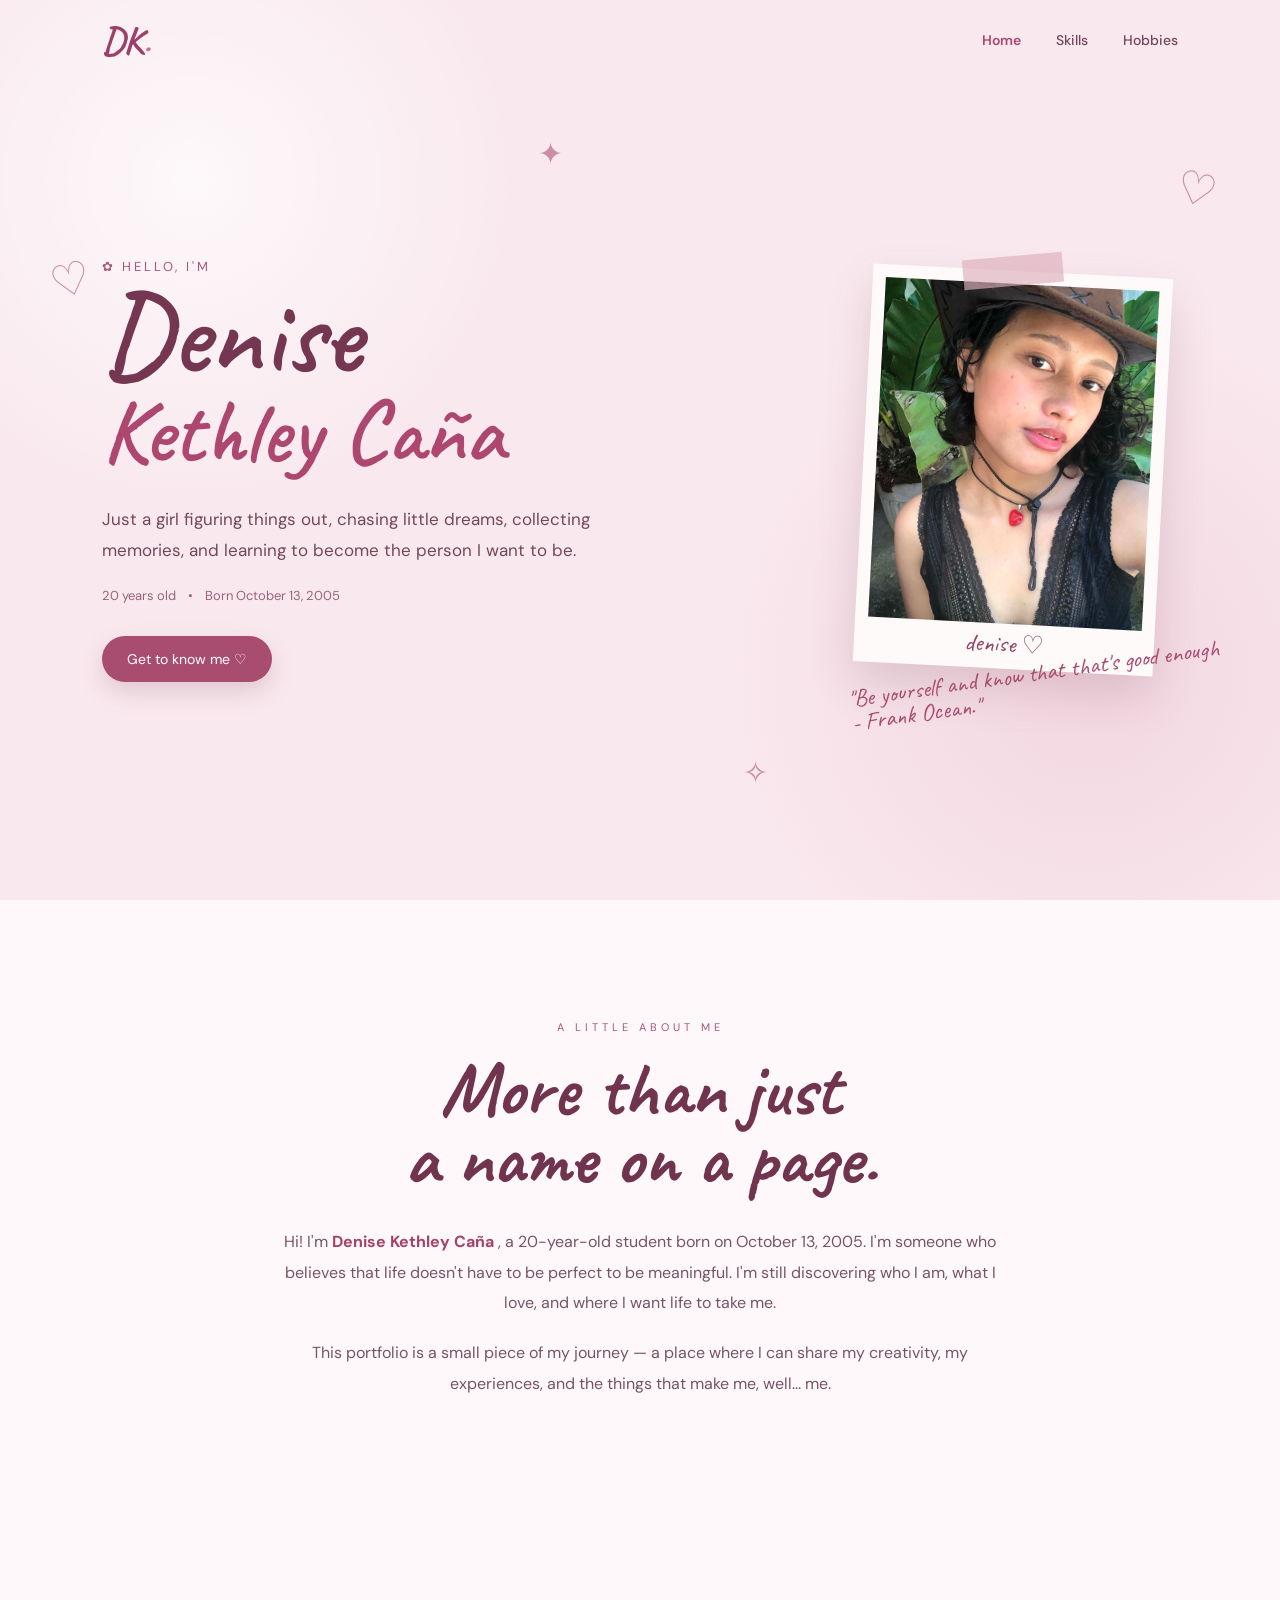
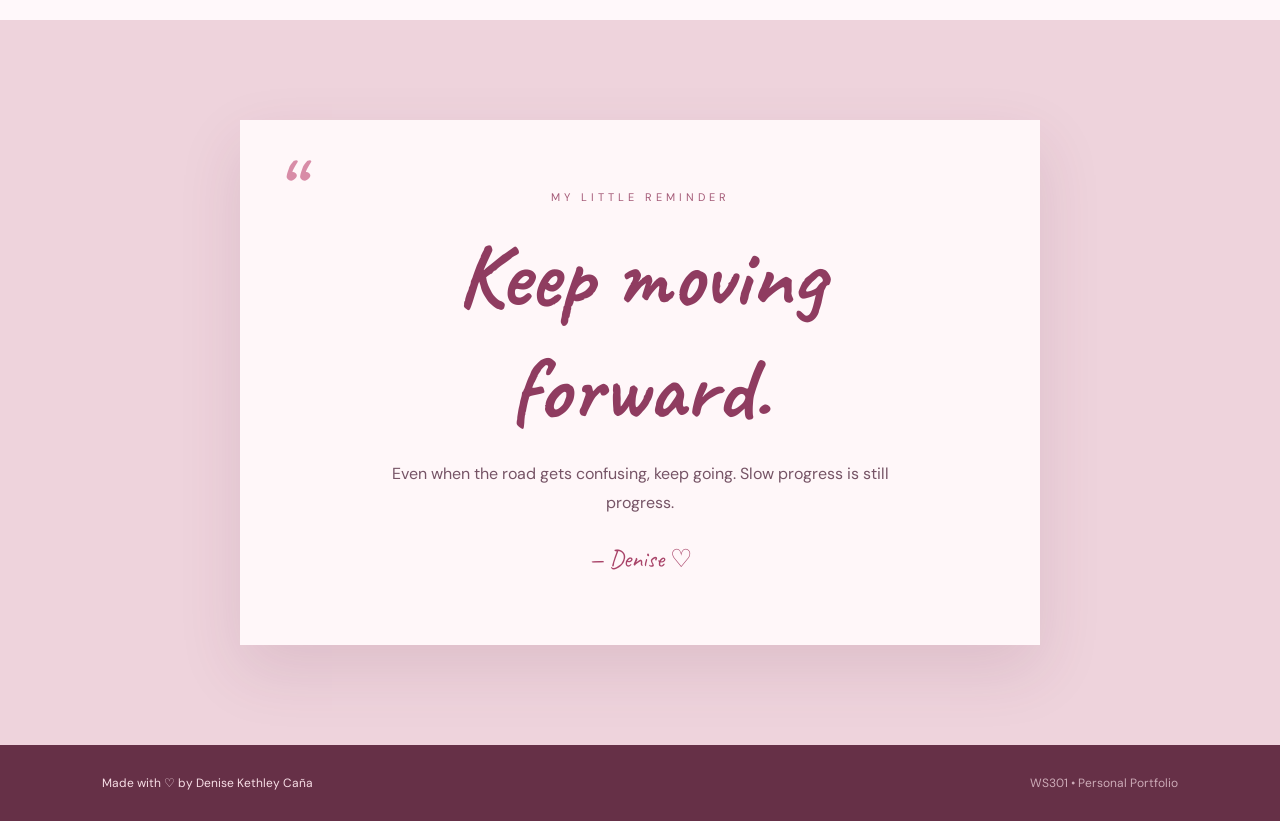
<file: index.html>
<!DOCTYPE html>
<html lang="en">
<head>
    <meta charset="UTF-8">
    <meta name="viewport" content="width=device-width, initial-scale=1.0">

    <title>Denise Kethley Caña | WS301 Portfolio</title>

    
    <link rel="preconnect" href="https://fonts.googleapis.com">
    <link rel="preconnect" href="https://fonts.gstatic.com" crossorigin>

    <link href="https://fonts.googleapis.com/css2?family=Caveat:wght@400;500;600;700&family=DM+Sans:wght@400;500;600&display=swap" rel="stylesheet">

    <link rel="stylesheet" href="style.css">
</head>

<body>

    
    <div class="heart heart-one">♡</div>
    <div class="heart heart-two">♡</div>
    <div class="star star-one">✦</div>
    <div class="star star-two">✧</div>



    <nav class="navbar">

        <div class="logo">
            DK<span>.</span>
        </div>

        <div class="nav-links">

            <a href="index.html" class="active">
                Home
            </a>

            <a href="page2.html">
                Skills
            </a>

            <a href="page3.html">
                Hobbies
            </a>

        </div>

    </nav>


    <main id="home" class="hero">

        <section class="hero-content">

            <div class="intro-text">

                <p class="small-heading">
                    ✿ HELLO, I'M
                </p>

                <h1>
                    Denise<br>
                    <span>Kethley Caña</span>
                </h1>

                <p class="intro">
                    Just a girl figuring things out,
                    chasing little dreams, collecting
                    memories, and learning to become
                    the person I want to be.
                </p>

                <div class="details">

                    <span>
                        20 years old
                    </span>

                    <span>
                        •
                    </span>

                    <span>
                        Born October 13, 2005
                    </span>

                </div>

                <a href="#about" class="explore-btn">
                    Get to know me ♡
                </a>

            </div>



            <div class="profile-area">

                <div class="tape"></div>

                <div class="photo-frame">

                    <img
                        src="me.jpeg"
                        alt="Denise Kethley Caña"
                    >

                    <div class="photo-caption">
                        denise ♡
                    </div>

                </div>

                <p class="photo-note">
                    "Be yourself and know that that's good enough
                    - Frank Ocean."
                </p>

            </div>

        </section>

    </main>


    <section id="about" class="about-section">

        <p class="section-label">
            A LITTLE ABOUT ME
        </p>

        <h2>
            More than just<br>
            a name on a page.
        </h2>

        <p class="about-text">

            Hi! I'm
            <strong>
                Denise Kethley Caña
            </strong>,
            a 20-year-old student born on
            October 13, 2005.

            I'm someone who believes that life
            doesn't have to be perfect to be meaningful.
            I'm still discovering who I am, what I love,
            and where I want life to take me.

        </p>

        <p class="about-text">

            This portfolio is a small piece of my journey —
            a place where I can share my creativity,
            my experiences, and the things that make me,
            well... me.

        </p>

    </section>


    <section id="motto" class="motto-section">

        <div class="motto-card">

            <span class="quote-mark">
                “
            </span>

            <p class="motto-label">
                MY LITTLE REMINDER
            </p>

            <h2>
                Keep moving forward.
            </h2>

            <p>
                Even when the road gets confusing,
                keep going. Slow progress is still progress.
            </p>

            <span class="signature">
                — Denise ♡
            </span>

        </div>

    </section>


    
    <footer>

        <p>
            Made with ♡ by Denise Kethley Caña
        </p>

        <span>
            WS301 • Personal Portfolio
        </span>

    </footer>


</body>
</html>
</file>
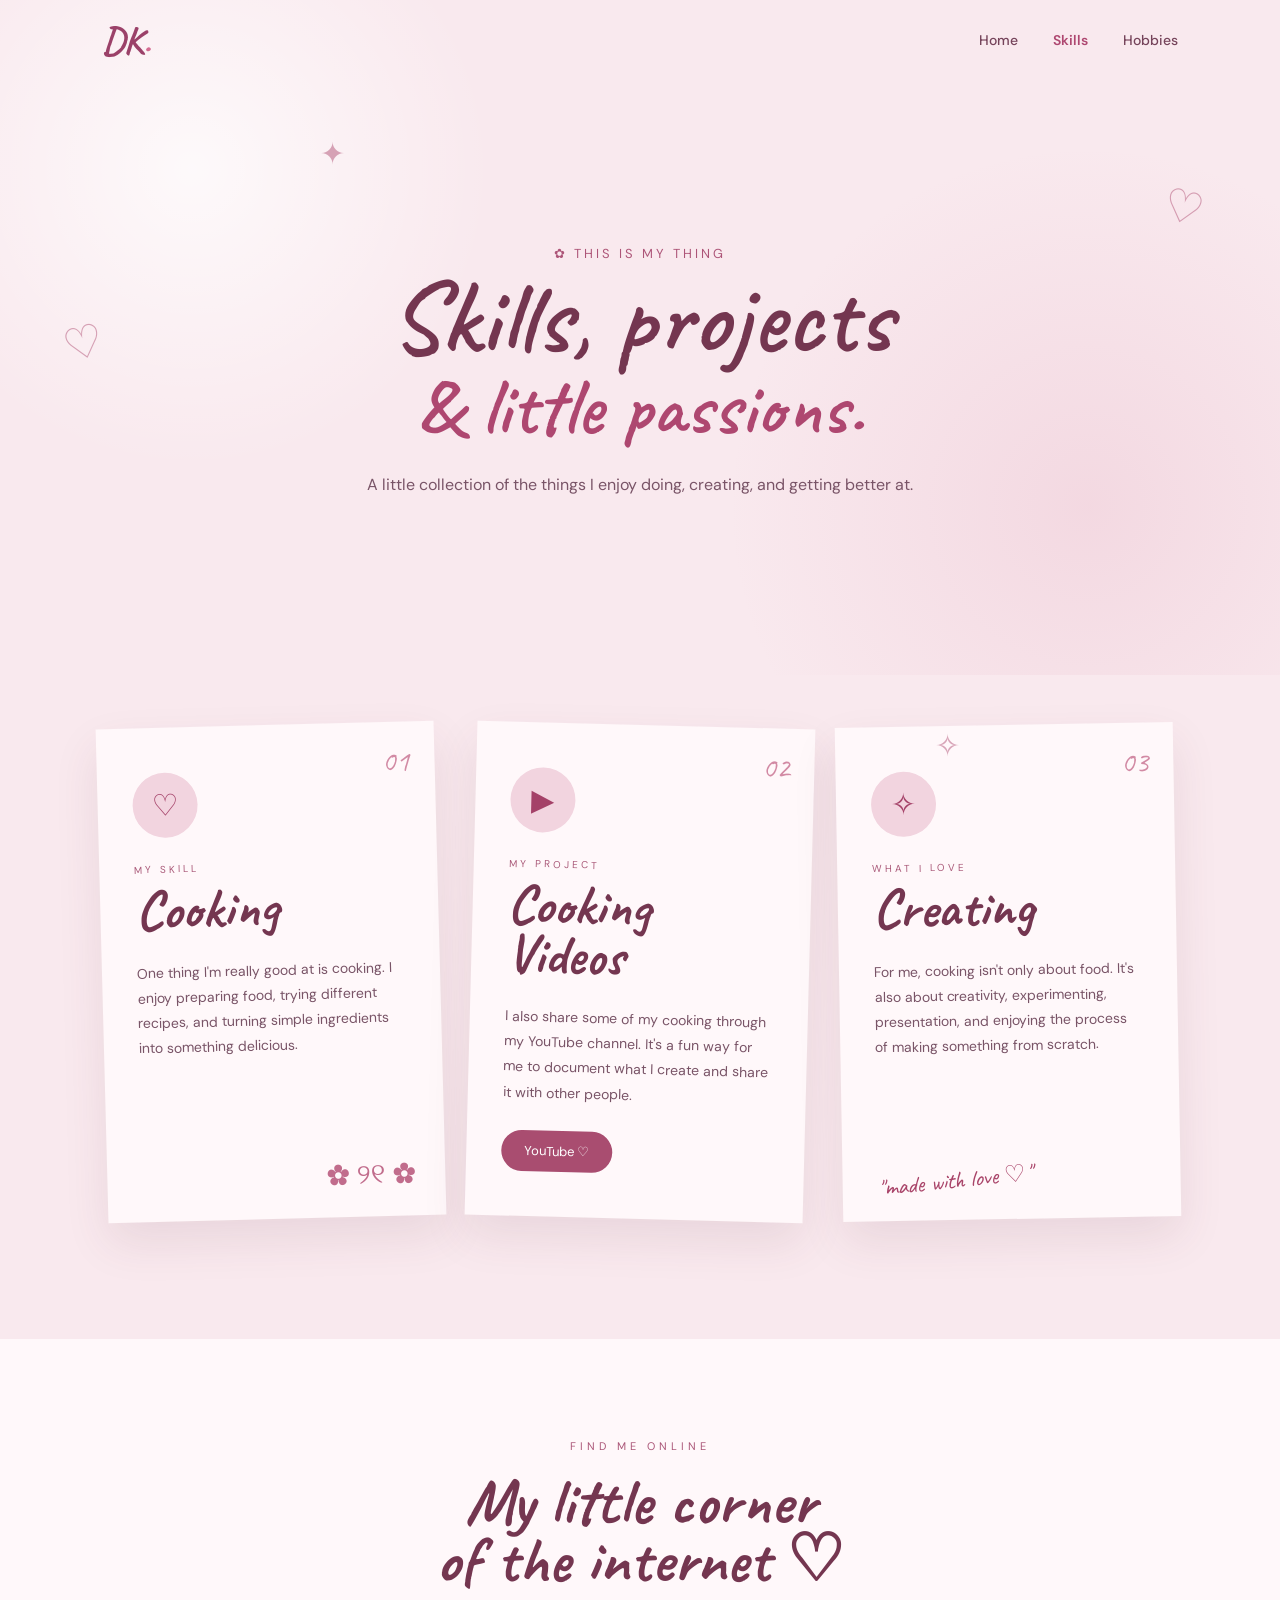
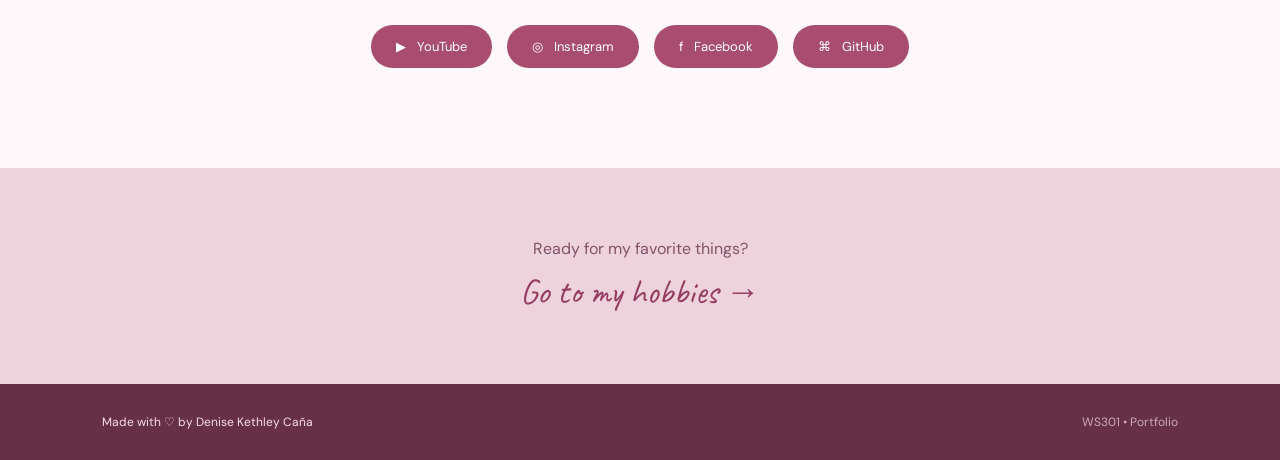
<file: page2.html>
<!DOCTYPE html>
<html lang="en">
<head>
    <meta charset="UTF-8">
    <meta name="viewport" content="width=device-width, initial-scale=1.0">

    <title>Denise | Skills & Projects</title>

    
    <link rel="preconnect" href="https://fonts.googleapis.com">
    <link rel="preconnect" href="https://fonts.gstatic.com" crossorigin>

    <link href="https://fonts.googleapis.com/css2?family=Caveat:wght@400;500;600;700&family=DM+Sans:wght@400;500;600&display=swap" rel="stylesheet">

    <link rel="stylesheet" href="style.css">
</head>

<body>

    
    <div class="floating-heart heart-one">♡</div>
    <div class="floating-heart heart-two">♡</div>
    <div class="floating-star star-one">✦</div>
    <div class="floating-star star-two">✧</div>

    
    <nav class="navbar">

        <div class="logo">
            DK<span>.</span>
        </div>

        <div class="nav-links">
            <a href="index.html">Home</a>
            <a href="page2.html" class="active">Skills</a>
            <a href="page3.html">Hobbies</a>
        </div>

    </nav>


    <!-- PAGE HEADER -->
    <header class="page-header">

        <p class="small-heading">✿ THIS IS MY THING</p>

        <h1>
            Skills, projects<br>
            <span>& little passions.</span>
        </h1>

        <p class="header-description">
            A little collection of the things I enjoy doing,
            creating, and getting better at.
        </p>

    </header>


    
    <main class="cards-container">

        
        <article class="skill-card cooking-card">

            <div class="card-number">
                01
            </div>

            <div class="card-icon">
                ♡
            </div>

            <p class="card-label">
                MY SKILL
            </p>

            <h2>
                Cooking
            </h2>

            <p class="card-description">
                One thing I'm really good at is cooking.
                I enjoy preparing food, trying different
                recipes, and turning simple ingredients into
                something delicious.
            </p>

            <div class="doodle">
                ✿ ୨୧ ✿
            </div>

        </article>


        
        <article class="skill-card youtube-card">

            <div class="card-number">
                02
            </div>

            <div class="card-icon">
                ▶
            </div>

            <p class="card-label">
                MY PROJECT
            </p>

            <h2>
                Cooking<br>
                Videos
            </h2>

            <p class="card-description">
                I also share some of my cooking through
                my YouTube channel. It's a fun way for me
                to document what I create and share it
                with other people.
            </p>

            
            <a href="https://www.youtube.com/@denays1013" class="social-link" target="_blank">
                YouTube ♡
            </a>

        </article>


        
        <article class="skill-card creative-card">

            <div class="card-number">
                03
            </div>

            <div class="card-icon">
                ✧
            </div>

            <p class="card-label">
                WHAT I LOVE
            </p>

            <h2>
                Creating
            </h2>

            <p class="card-description">
                For me, cooking isn't only about food.
                It's also about creativity, experimenting,
                presentation, and enjoying the process
                of making something from scratch.
            </p>

            <div class="mini-note">
                "made with love ♡"
            </div>

        </article>

    </main>



<section class="social-section">

    <p class="section-label">
        FIND ME ONLINE
    </p>

    <h2>
        My little corner<br>
        of the internet ♡
    </h2>

    <div class="social-links">

        <!-- YouTube -->
        <a href="https://www.youtube.com/@denays1013"
           target="_blank"
           rel="noopener noreferrer">
            <span>▶</span>
            YouTube
        </a>

        <!-- Instagram -->
        <a href="https://www.instagram.com/lil.kettl/"
           target="_blank"
           rel="noopener noreferrer">
            <span>◎</span>
            Instagram
        </a>

        <!-- Facebook -->
        <a href="https://www.facebook.com/denisekethley.cana/"
           target="_blank"
           rel="noopener noreferrer">
            <span>f</span>
            Facebook
        </a>

        <!-- GitHub -->
        <a href="https://github.com/ashsxnne"
           target="_blank"
           rel="noopener noreferrer">
            <span>⌘</span>
            GitHub
        </a>

    </div>

</section>


    
    <section class="next-page">

        <p>
            Ready for my favorite things?
        </p>

        <a href="page3.html">
            Go to my hobbies →
        </a>

    </section>


    
    <footer>

        <p>
            Made with ♡ by Denise Kethley Caña
        </p>

        <span>
            WS301 • Portfolio
        </span>

    </footer>

</body>
</html>
</file>
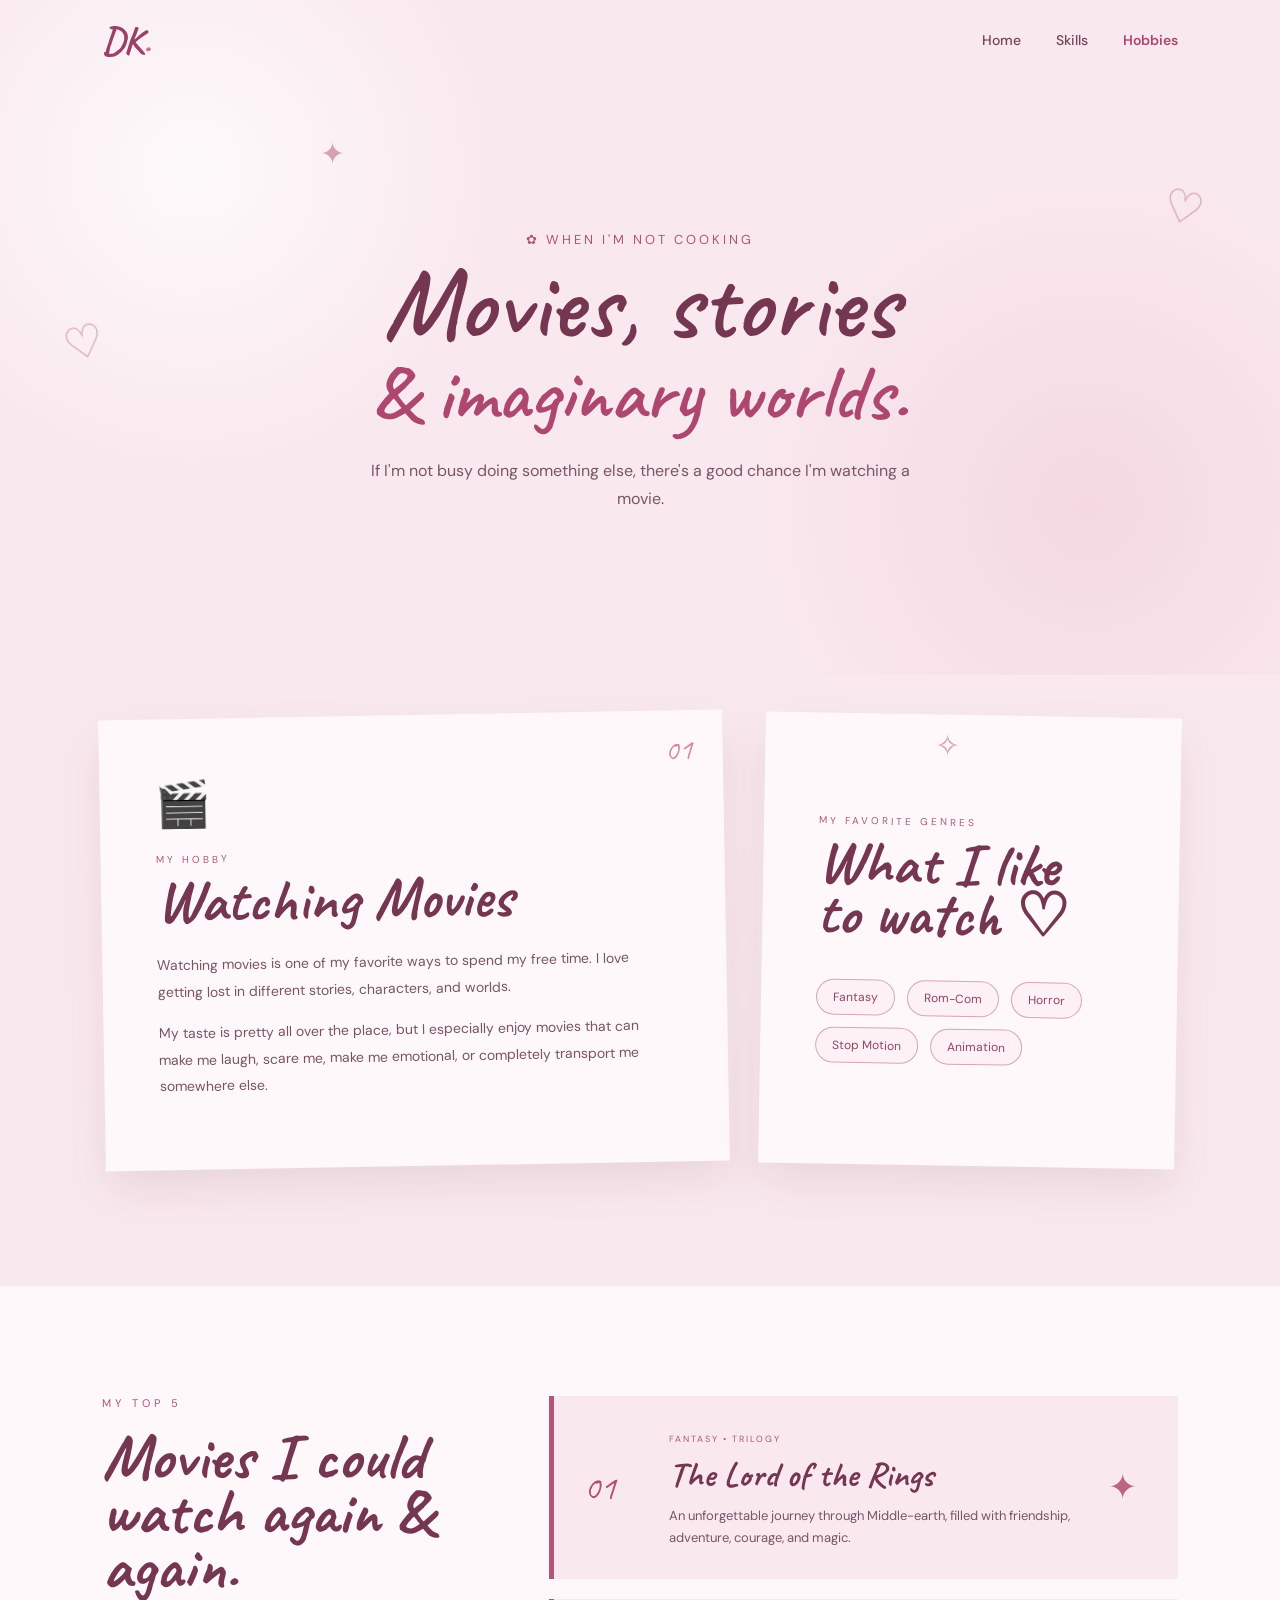
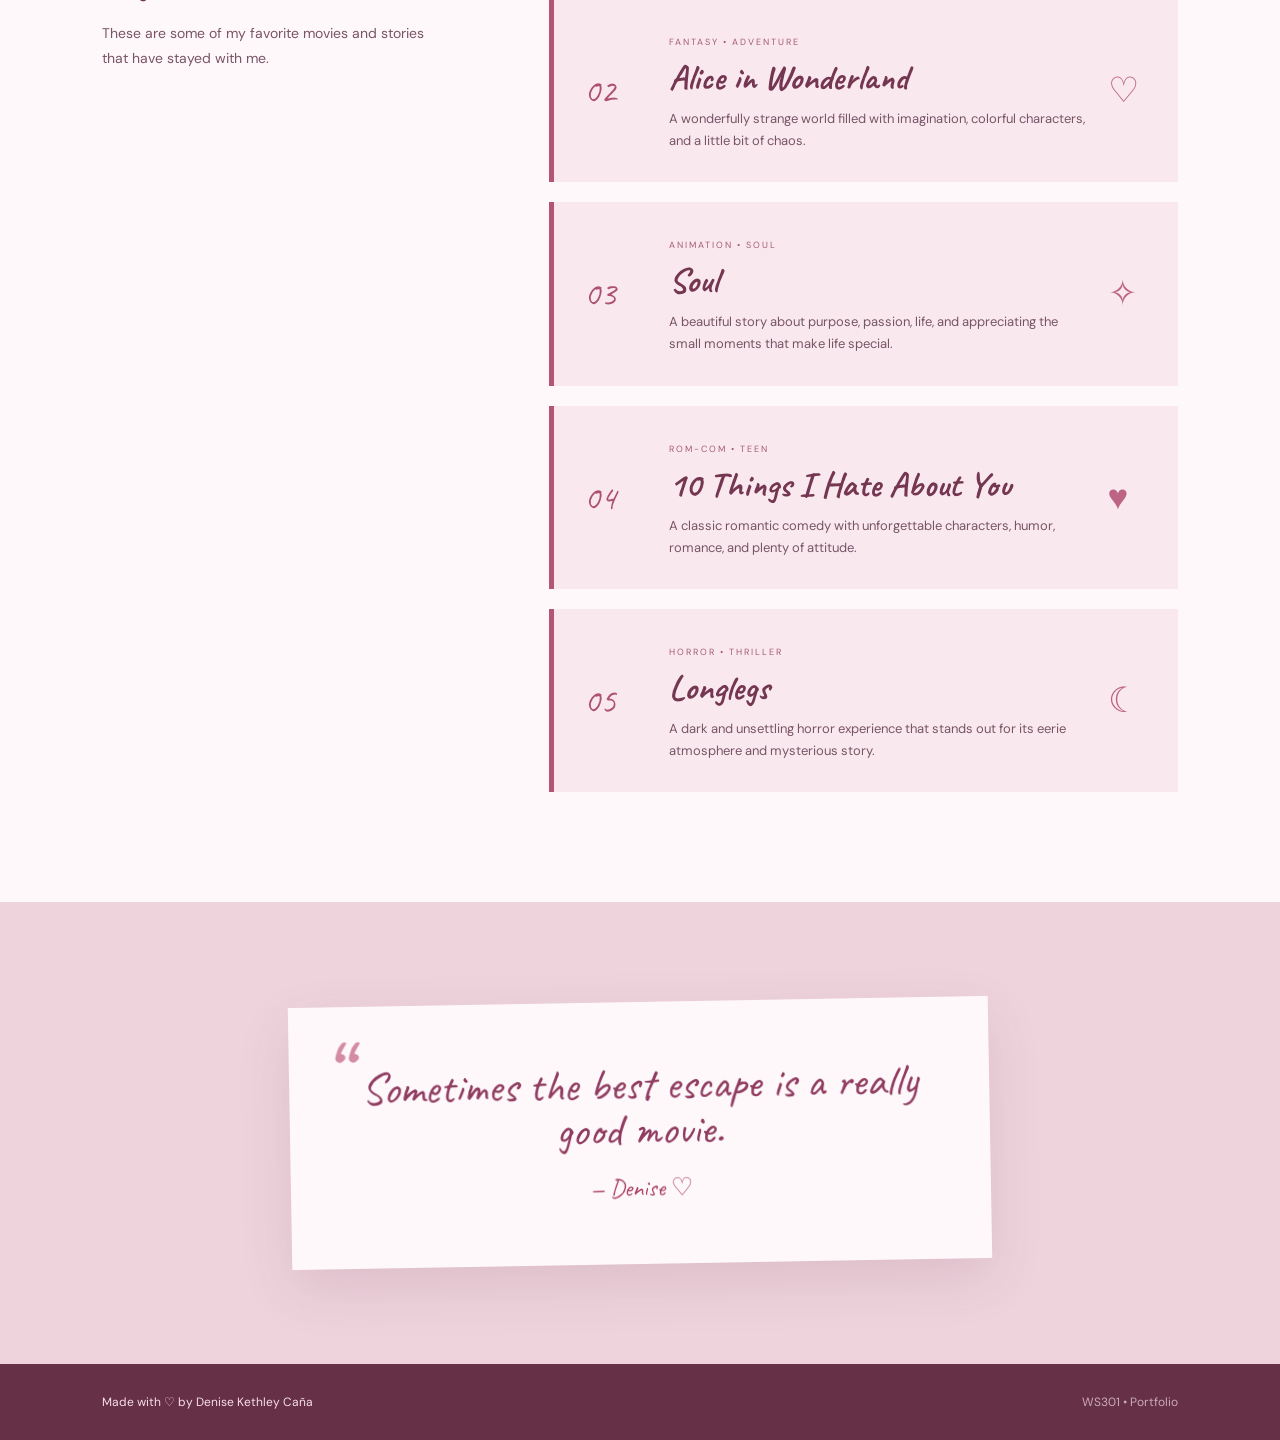
<file: page3.html>
<!DOCTYPE html>
<html lang="en">
<head>

    <meta charset="UTF-8">
    <meta name="viewport" content="width=device-width, initial-scale=1.0">

    <title>Denise | Hobbies & Movies</title>

    
    <link rel="preconnect" href="https://fonts.googleapis.com">
    <link rel="preconnect" href="https://fonts.gstatic.com" crossorigin>

    <link href="https://fonts.googleapis.com/css2?family=Caveat:wght@400;500;600;700&family=DM+Sans:wght@400;500;600&display=swap" rel="stylesheet">

    <link rel="stylesheet" href="style.css">

</head>

<body>

   
    <div class="floating-heart heart-one">♡</div>
    <div class="floating-heart heart-two">♡</div>

    <div class="floating-star star-one">✦</div>
    <div class="floating-star star-two">✧</div>


    <nav class="navbar">

        <div class="logo">
            DK<span>.</span>
        </div>

        <div class="nav-links">

            <a href="index.html">
                Home
            </a>

            <a href="page2.html">
                Skills
            </a>

            <a href="page3.html" class="active">
                Hobbies
            </a>

        </div>

    </nav>


    <!-- HEADER -->

    <header class="page-header movie-header">

        <p class="small-heading">
            ✿ WHEN I'M NOT COOKING
        </p>

        <h1>
            Movies, stories<br>
            <span>& imaginary worlds.</span>
        </h1>

        <p class="header-description">
            If I'm not busy doing something else,
            there's a good chance I'm watching a movie.
        </p>

    </header>


    <!-- MAIN HOBBY -->

    <section class="hobby-intro">

        <div class="hobby-card">

            <div class="hobby-number">
                01
            </div>

            <div class="film-icon">
                🎬
            </div>

            <p class="card-label">
                MY HOBBY
            </p>

            <h2>
                Watching Movies
            </h2>

            <p>
                Watching movies is one of my favorite ways
                to spend my free time. I love getting lost
                in different stories, characters, and worlds.
            </p>

            <p>
                My taste is pretty all over the place,
                but I especially enjoy movies that can make
                me laugh, scare me, make me emotional, or
                completely transport me somewhere else.
            </p>

        </div>


        <!-- GENRES -->

        <div class="genre-card">

            <p class="card-label">
                MY FAVORITE GENRES
            </p>

            <h2>
                What I like<br>
                to watch ♡
            </h2>

            <div class="genres">

                <span>Fantasy</span>

                <span>Rom-Com</span>

                <span>Horror</span>

                <span>Stop Motion</span>

                <span>Animation</span>

            </div>

        </div>

    </section>


    <!-- TOP 5 -->

    <section class="movies-section">

        <div class="movies-title">

            <p class="section-label">
                MY TOP 5
            </p>

            <h2>
                Movies I could<br>
                watch again & again.
            </h2>

            <p>
                These are some of my favorite movies
                and stories that have stayed with me.
            </p>

        </div>


        <div class="movie-list">

            <!-- MOVIE 1 -->

            <article class="movie-card">

                <div class="movie-number">
                    01
                </div>

                <div class="movie-info">

                    <span class="movie-type">
                        FANTASY • TRILOGY
                    </span>

                    <h3>
                        The Lord of the Rings
                    </h3>

                    <p>
                        An unforgettable journey through
                        Middle-earth, filled with friendship,
                        adventure, courage, and magic.
                    </p>

                </div>

                <div class="movie-doodle">
                    ✦
                </div>

            </article>


            <!-- MOVIE 2 -->

            <article class="movie-card">

                <div class="movie-number">
                    02
                </div>

                <div class="movie-info">

                    <span class="movie-type">
                        FANTASY • ADVENTURE
                    </span>

                    <h3>
                        Alice in Wonderland
                    </h3>

                    <p>
                        A wonderfully strange world filled
                        with imagination, colorful characters,
                        and a little bit of chaos.
                    </p>

                </div>

                <div class="movie-doodle">
                    ♡
                </div>

            </article>


            <!-- MOVIE 3 -->

            <article class="movie-card">

                <div class="movie-number">
                    03
                </div>

                <div class="movie-info">

                    <span class="movie-type">
                        ANIMATION • SOUL
                    </span>

                    <h3>
                        Soul
                    </h3>

                    <p>
                        A beautiful story about purpose,
                        passion, life, and appreciating the
                        small moments that make life special.
                    </p>

                </div>

                <div class="movie-doodle">
                    ✧
                </div>

            </article>


            <!-- MOVIE 4 -->

            <article class="movie-card">

                <div class="movie-number">
                    04
                </div>

                <div class="movie-info">

                    <span class="movie-type">
                        ROM-COM • TEEN
                    </span>

                    <h3>
                        10 Things I Hate About You
                    </h3>

                    <p>
                        A classic romantic comedy with
                        unforgettable characters, humor,
                        romance, and plenty of attitude.
                    </p>

                </div>

                <div class="movie-doodle">
                    ♥
                </div>

            </article>


            <!-- MOVIE 5 -->

            <article class="movie-card">

                <div class="movie-number">
                    05
                </div>

                <div class="movie-info">

                    <span class="movie-type">
                        HORROR • THRILLER
                    </span>

                    <h3>
                        Longlegs
                    </h3>

                    <p>
                        A dark and unsettling horror experience
                        that stands out for its eerie atmosphere
                        and mysterious story.
                    </p>

                </div>

                <div class="movie-doodle">
                    ☾
                </div>

            </article>

        </div>

    </section>


   

    <section class="movie-note-section">

        <div class="movie-note">

            <span class="big-quote">
                “
            </span>

            <p>
                Sometimes the best escape
                is a really good movie.
            </p>

            <span class="note-signature">
                — Denise ♡
            </span>

        </div>

    </section>


    

    <footer>

        <p>
            Made with ♡ by Denise Kethley Caña
        </p>

        <span>
            WS301 • Portfolio
        </span>

    </footer>

</body>
</html>
</file>
<file: style.css>
/* ============
   DENISE KETHLEY CAÑA
   WS301 PERSONAL PORTFOLIO
   ============ */

* {
    margin: 0;
    padding: 0;
    box-sizing: border-box;
}

html {
    scroll-behavior: smooth;
}

body {
    background: #f9e9ee;
    color: #63334b;
    font-family: "DM Sans", sans-serif;
    overflow-x: hidden;
}


.navbar {
    width: 100%;
    height: 80px;

    display: flex;
    justify-content: space-between;
    align-items: center;

    padding: 0 8%;

    position: absolute;
    top: 0;
    left: 0;

    z-index: 10;
}

.logo {
    font-family: "Caveat", cursive;
    font-size: 38px;
    font-weight: 700;
    color: #9b4169;
}

.logo span {
    color: #d46b91;
}

.nav-links {
    display: flex;
    gap: 35px;
}

.nav-links a {
    text-decoration: none;
    color: #75435a;
    font-size: 14px;
    font-weight: 500;

    transition: 0.3s;
}

.nav-links a:hover {
    color: #b54470;
}


/* ================================
   HERO SECTION
   ================================ */

.hero {
    min-height: 100vh;

    display: flex;
    align-items: center;

    padding: 120px 8% 80px;

    position: relative;

    background:
        radial-gradient(
            circle at 15% 20%,
            rgba(255, 255, 255, 0.7),
            transparent 25%
        ),
        radial-gradient(
            circle at 85% 75%,
            rgba(215, 133, 160, 0.18),
            transparent 30%
        ),
        #f9e9ee;
}


/* subtle paper effect */

.hero::before {
    content: "";
    position: absolute;
    inset: 0;

    opacity: 0.18;

    background-image:
        repeating-linear-gradient(
            0deg,
            transparent,
            transparent 4px,
            rgba(130, 60, 90, 0.04) 5px
        );

    pointer-events: none;
}


/* ================================
   HERO CONTENT
   ================================ */

.hero-content {
    width: 100%;
    max-width: 1200px;
    margin: auto;

    display: flex;
    align-items: center;
    justify-content: space-between;

    gap: 80px;

    position: relative;
    z-index: 2;
}

.intro-text {
    max-width: 600px;
}

.small-heading {
    font-size: 13px;
    letter-spacing: 3px;
    color: #ad5578;

    margin-bottom: 15px;
}

h1 {
    font-family: "Caveat", cursive;

    font-size: clamp(70px, 9vw, 125px);
    line-height: 0.78;

    font-weight: 600;

    color: #743650;

    margin-bottom: 35px;
}

h1 span {
    color: #ae4770;
    font-size: 0.78em;
}

.intro {
    max-width: 510px;

    font-size: 17px;
    line-height: 1.8;

    color: #71485b;

    margin-bottom: 22px;
}

.details {
    display: flex;
    gap: 12px;
    align-items: center;

    font-size: 13px;

    color: #9b637a;

    margin-bottom: 32px;
}


/* ================================
   BUTTON
   ================================ */

.explore-btn {
    display: inline-block;

    text-decoration: none;

    background: #a94d70;
    color: white;

    padding: 14px 25px;

    border-radius: 30px;

    font-size: 14px;

    box-shadow:
        0 10px 25px rgba(130, 50, 85, 0.18);

    transition: 0.3s;
}

.explore-btn:hover {
    transform: translateY(-4px);

    background: #8f3d5e;

    box-shadow:
        0 15px 30px rgba(130, 50, 85, 0.25);
}


/* ================================
   PROFILE PHOTO
   ================================ */

.profile-area {
    position: relative;

    width: 330px;

    display: flex;
    justify-content: center;
}

.photo-frame {
    width: 300px;
    padding: 13px 13px 45px;

    background: #fffafa;

    transform: rotate(3deg);

    box-shadow:
        0 20px 45px rgba(100, 45, 70, 0.16);

    position: relative;
}

.photo-frame img {
    width: 100%;
    height: 340px;

    object-fit: cover;

    display: block;

    background: #ead0d9;
}

.photo-caption {
    position: absolute;

    bottom: 9px;
    left: 0;
    right: 0;

    text-align: center;

    font-family: "Caveat", cursive;

    font-size: 25px;

    color: #914364;
}


/* tape decoration */

.tape {
    position: absolute;

    width: 100px;
    height: 30px;

    background: rgba(221, 176, 188, 0.65);

    top: -15px;
    left: 115px;

    transform: rotate(-5deg);

    z-index: 3;
}


/* handwritten note */

.photo-note {
    position: absolute;

    right: -45px;
    bottom: -40px;

    font-family: "Caveat", cursive;

    font-size: 24px;

    line-height: 1;

    color: #a94d70;

    transform: rotate(-8deg);
}


/* ================================
   DECORATIONS
   ================================ */

.heart,
.star {
    position: absolute;

    font-family: "Caveat", cursive;

    color: rgba(168, 65, 105, 0.55);

    z-index: 1;
}

.heart {
    font-size: 45px;
}

.heart-one {
    top: 28%;
    left: 4%;
    transform: rotate(-15deg);
}

.heart-two {
    right: 5%;
    top: 18%;
    transform: rotate(15deg);
}

.star {
    font-size: 30px;
}

.star-one {
    left: 42%;
    top: 15%;
}

.star-two {
    right: 40%;
    bottom: 12%;
}


/* ================================
   ABOUT SECTION
   ================================ */

.about-section {
    min-height: 80vh;

    padding: 120px 15%;

    background: #fff8fa;

    text-align: center;
}

.section-label {
    font-size: 12px;
    letter-spacing: 4px;

    color: #ae5578;

    margin-bottom: 25px;
}

.about-section h2 {
    font-family: "Caveat", cursive;

    font-size: clamp(50px, 6vw, 80px);

    line-height: 0.9;

    color: #71344e;

    margin-bottom: 35px;
}

.about-text {
    max-width: 720px;

    margin: 0 auto 20px;

    color: #765466;

    font-size: 16px;

    line-height: 1.9;
}

.about-text strong {
    color: #a44268;
}


/* ================================
   MOTTO SECTION
   ================================ */

.motto-section {
    min-height: 70vh;

    display: flex;
    justify-content: center;
    align-items: center;

    padding: 100px 8%;

    background: #eed3dc;
}

.motto-card {
    max-width: 800px;

    padding: 70px 80px;

    background: #fff7f9;

    text-align: center;

    position: relative;

    box-shadow:
        0 25px 60px rgba(100, 45, 70, 0.12);
}

.quote-mark {
    position: absolute;

    top: 15px;
    left: 30px;

    font-family: "Caveat", cursive;

    font-size: 90px;

    color: #d88ca7;
}

.motto-label {
    letter-spacing: 4px;

    font-size: 11px;

    color: #a45a77;

    margin-bottom: 15px;
}

.motto-card h2 {
    font-family: "Caveat", cursive;

    font-size: clamp(55px, 7vw, 90px);

    color: #8f3c60;

    margin-bottom: 15px;
}

.motto-card > p:not(.motto-label) {
    max-width: 500px;

    margin: auto;

    line-height: 1.8;

    color: #765466;
}

.signature {
    display: block;

    margin-top: 25px;

    font-family: "Caveat", cursive;

    font-size: 25px;

    color: #a94469;
}


/* ================================
   FOOTER
   ================================ */

footer {
    padding: 30px 8%;

    display: flex;
    justify-content: space-between;

    background: #663047;

    color: #f8dfe7;

    font-size: 12px;
}

footer span {
    opacity: 0.7;
}


/* ================================
   RESPONSIVE DESIGN
   ================================ */

@media (max-width: 800px) {

    .navbar {
        padding: 0 6%;
    }

    .nav-links {
        gap: 15px;
    }

    .nav-links a {
        font-size: 12px;
    }

    .hero {
        padding: 120px 7% 80px;
    }

    .hero-content {
        flex-direction: column;

        text-align: center;

        gap: 70px;
    }

    .intro {
        margin-left: auto;
        margin-right: auto;
    }

    .details {
        justify-content: center;
    }

    .profile-area {
        margin-bottom: 30px;
    }

    .photo-note {
        right: -10px;
    }

    .about-section {
        padding: 90px 8%;
    }

    .motto-card {
        padding: 60px 25px;
    }

    footer {
        flex-direction: column;
        text-align: center;
        gap: 10px;
    }
}


@media (max-width: 500px) {

    .nav-links {
        display: none;
    }

    h1 {
        font-size: 75px;
    }

    .profile-area {
        transform: scale(0.9);
    }

    .about-section h2 {
        font-size: 55px;
    }

    .motto-card h2 {
        font-size: 55px;
    }
}

/* =========================================
   PAGE 2 & PAGE 3
   SKILLS / HOBBIES STYLES
   ========================================= */


/* PAGE HEADER */

.page-header {
    min-height: 75vh;

    padding: 150px 8% 80px;

    display: flex;
    flex-direction: column;
    justify-content: center;
    align-items: center;

    text-align: center;

    background:
        radial-gradient(
            circle at 15% 25%,
            rgba(255,255,255,.75),
            transparent 25%
        ),
        radial-gradient(
            circle at 85% 75%,
            rgba(211,123,153,.15),
            transparent 30%
        ),
        #f9e9ee;

    position: relative;
}

.page-header h1 {
    font-size: clamp(65px, 8vw, 105px);

    line-height: .8;

    margin-bottom: 30px;
}

.page-header h1 span {
    color: #ae4770;
}

.header-description {
    max-width: 550px;

    line-height: 1.8;

    color: #795467;

    font-size: 16px;
}


/* FLOATING DECORATIONS */

.floating-heart,
.floating-star {
    position: absolute;

    font-family: "Caveat", cursive;

    color: rgba(168,65,105,.45);

    z-index: 1;
}

.floating-heart {
    font-size: 45px;
}

.floating-star {
    font-size: 30px;
}

.floating-heart.heart-one {
    left: 5%;
    top: 35%;
}

.floating-heart.heart-two {
    right: 6%;
    top: 20%;
}

.floating-star.star-one {
    left: 25%;
    top: 15%;
}

.floating-star.star-two {
    right: 25%;
    bottom: 15%;
}


/* ACTIVE NAVIGATION */

.nav-links a.active {
    color: #ae4770;

    font-weight: 600;
}


/* =========================================
   PAGE 2 CARDS
   ========================================= */

.cards-container {

    padding: 50px 8% 120px;

    display: grid;

    grid-template-columns:
        repeat(3, 1fr);

    gap: 30px;

    background: #f9e9ee;
}


/* CARD */

.skill-card {

    min-height: 450px;

    padding: 45px 35px;

    background: #fff8fa;

    position: relative;

    overflow: hidden;

    box-shadow:
        0 20px 45px rgba(100,45,70,.10);

    transition: .35s ease;
}

.skill-card:nth-child(1) {
    transform: rotate(-1.5deg);
}

.skill-card:nth-child(2) {
    transform: rotate(1.5deg);
}

.skill-card:nth-child(3) {
    transform: rotate(-1deg);
}

.skill-card:hover {
    transform:
        translateY(-10px)
        rotate(0deg);

    box-shadow:
        0 30px 60px rgba(100,45,70,.16);
}


/* CARD NUMBER */

.card-number {

    position: absolute;

    top: 20px;
    right: 25px;

    font-family: "Caveat", cursive;

    font-size: 30px;

    color: #d28aa4;
}


/* CARD ICON */

.card-icon {

    width: 65px;
    height: 65px;

    display: flex;
    align-items: center;
    justify-content: center;

    border-radius: 50%;

    background: #f2d4df;

    color: #a44168;

    font-family: "Caveat", cursive;

    font-size: 30px;

    margin-bottom: 25px;
}


/* LABEL */

.card-label {

    font-size: 10px;

    letter-spacing: 3px;

    color: #aa5a79;

    margin-bottom: 10px;
}


/* CARD TITLE */

.skill-card h2 {

    font-family: "Caveat", cursive;

    font-size: 55px;

    line-height: .9;

    color: #743650;

    margin-bottom: 25px;
}


/* DESCRIPTION */

.card-description {

    color: #795467;

    line-height: 1.8;

    font-size: 14px;
}


/* DECORATION */

.doodle {

    position: absolute;

    bottom: 25px;
    right: 30px;

    font-family: "Caveat", cursive;

    font-size: 28px;

    color: #c16c8c;
}


/* MINI NOTE */

.mini-note {

    position: absolute;

    bottom: 25px;
    left: 35px;

    font-family: "Caveat", cursive;

    font-size: 24px;

    color: #a94469;

    transform: rotate(-5deg);
}


/* =========================================
   YOUTUBE LINK
   ========================================= */

.social-link {

    display: inline-block;

    margin-top: 25px;

    padding: 12px 23px;

    border-radius: 30px;

    text-decoration: none;

    background: #a94d70;

    color: white;

    font-size: 13px;

    transition: .3s;
}

.social-link:hover {

    background: #873654;

    transform: translateY(-3px);
}


.social-section {

    padding: 100px 8%;

    text-align: center;

    background: #fff8fa;
}

.section-label {

    font-size: 11px;

    letter-spacing: 4px;

    color: #aa5577;

    margin-bottom: 20px;
}

.social-section h2 {

    font-family: "Caveat", cursive;

    font-size: 65px;

    line-height: .9;

    color: #743650;

    margin-bottom: 35px;
}

.social-links {

    display: flex;

    justify-content: center;

    gap: 15px;
}

.social-links a {

    text-decoration: none;

    color: #fff;

    background: #a94d70;

    padding: 13px 25px;

    border-radius: 30px;

    font-size: 13px;

    transition: .3s;
}

.social-links a:hover {

    background: #833451;

    transform: translateY(-3px);
}

.social-links span {

    margin-right: 8px;
}


/* =========================================
   NEXT PAGE
   ========================================= */

.next-page {

    padding: 70px 8%;

    background: #eed3dc;

    text-align: center;
}

.next-page p {

    color: #815267;

    margin-bottom: 10px;
}

.next-page a {

    font-family: "Caveat", cursive;

    font-size: 35px;

    color: #953c61;

    text-decoration: none;
}

.next-page a:hover {

    color: #c1577d;
}


/* =========================================
   PAGE 3
   ========================================= */

.hobby-intro {

    padding: 40px 8% 120px;

    background: #f9e9ee;

    display: grid;

    grid-template-columns: 1.2fr .8fr;

    gap: 35px;
}


/* HOBBY CARD */

.hobby-card,
.genre-card {

    background: #fff8fa;

    padding: 55px;

    position: relative;

    box-shadow:
        0 20px 45px rgba(100,45,70,.10);
}

.hobby-card {

    transform: rotate(-1deg);
}

.genre-card {

    transform: rotate(1deg);

    display: flex;

    flex-direction: column;

    justify-content: center;
}

.hobby-number {

    position: absolute;

    top: 20px;
    right: 30px;

    font-family: "Caveat", cursive;

    font-size: 30px;

    color: #d28aa4;
}

.film-icon {

    font-size: 45px;

    margin-bottom: 20px;
}

.hobby-card h2,
.genre-card h2 {

    font-family: "Caveat", cursive;

    font-size: 60px;

    line-height: .85;

    color: #743650;

    margin-bottom: 25px;
}

.hobby-card p:not(.card-label) {

    max-width: 650px;

    color: #795467;

    font-size: 14px;

    line-height: 1.9;

    margin-bottom: 15px;
}


/* GENRES */

.genres {

    display: flex;

    flex-wrap: wrap;

    gap: 12px;

    margin-top: 15px;
}

.genres span {

    padding: 9px 16px;

    border: 1px solid #d9a4b7;

    border-radius: 30px;

    color: #914364;

    background: #fdf1f5;

    font-size: 12px;
}


/* =========================================
   MOVIES SECTION
   ========================================= */

.movies-section {

    padding: 110px 8%;

    background: #fff8fa;

    display: grid;

    grid-template-columns: .75fr 1.25fr;

    gap: 70px;
}

.movies-title {

    position: sticky;

    top: 100px;

    align-self: start;
}

.movies-title h2 {

    font-family: "Caveat", cursive;

    font-size: 65px;

    line-height: .85;

    color: #743650;

    margin-bottom: 25px;
}

.movies-title > p:last-child {

    color: #795467;

    font-size: 14px;

    line-height: 1.8;

    max-width: 350px;
}


/* MOVIE LIST */

.movie-list {

    display: flex;

    flex-direction: column;

    gap: 20px;
}


/* MOVIE CARD */

.movie-card {

    display: grid;

    grid-template-columns: 65px 1fr 40px;

    gap: 20px;

    align-items: center;

    padding: 30px;

    background: #f9e9ee;

    border-left: 5px solid #b45578;

    transition: .3s;
}

.movie-card:hover {

    transform: translateX(8px);

    box-shadow:
        0 15px 35px rgba(100,45,70,.10);
}


/* MOVIE NUMBER */

.movie-number {

    font-family: "Caveat", cursive;

    font-size: 35px;

    color: #ad5073;
}


/* MOVIE TYPE */

.movie-type {

    font-size: 9px;

    letter-spacing: 2px;

    color: #a45a77;
}


/* MOVIE TITLE */

.movie-info h3 {

    font-family: "Caveat", cursive;

    font-size: 35px;

    color: #743650;

    margin: 5px 0 8px;
}


/* MOVIE DESCRIPTION */

.movie-info p {

    color: #795467;

    font-size: 13px;

    line-height: 1.7;
}


/* DOODLES */

.movie-doodle {

    font-family: "Caveat", cursive;

    font-size: 35px;

    color: #bd6384;
}


/* =========================================
   MOVIE QUOTE
   ========================================= */

.movie-note-section {

    padding: 100px 8%;

    background: #eed3dc;

    display: flex;

    justify-content: center;
}

.movie-note {

    width: 700px;

    padding: 60px;

    background: #fff8fa;

    text-align: center;

    position: relative;

    transform: rotate(-1deg);

    box-shadow:
        0 20px 50px rgba(100,45,70,.12);
}

.big-quote {

    position: absolute;

    left: 30px;
    top: 10px;

    font-family: "Caveat", cursive;

    font-size: 90px;

    color: #d48ca5;
}

.movie-note p {

    font-family: "Caveat", cursive;

    font-size: 45px;

    line-height: 1;

    color: #8f3c60;
}

.note-signature {

    display: block;

    margin-top: 20px;

    font-family: "Caveat", cursive;

    font-size: 25px;

    color: #a94469;
}


/* =========================================
   RESPONSIVE
   ========================================= */

@media (max-width: 850px) {

    .cards-container {

        grid-template-columns: 1fr;

        padding-left: 7%;
        padding-right: 7%;
    }

    .hobby-intro {

        grid-template-columns: 1fr;
    }

    .movies-section {

        grid-template-columns: 1fr;

        gap: 50px;
    }

    .movies-title {

        position: static;
    }

}


@media (max-width: 600px) {

    .page-header {

        padding-left: 7%;
        padding-right: 7%;
    }

    .page-header h1 {

        font-size: 65px;
    }

    .skill-card {

        min-height: 400px;

        padding: 35px 25px;
    }

    .hobby-card,
    .genre-card {

        padding: 35px 25px;
    }

    .hobby-card h2,
    .genre-card h2 {

        font-size: 50px;
    }

    .movies-section {

        padding-left: 7%;
        padding-right: 7%;
    }

    .movies-title h2 {

        font-size: 55px;
    }

    .movie-card {

        grid-template-columns: 45px 1fr;

        padding: 22px;
    }

    .movie-doodle {

        display: none;
    }

    .movie-info h3 {

        font-size: 30px;
    }

    .movie-note {

        padding: 50px 25px;
    }

    .movie-note p {

        font-size: 35px;
    }

}
</file>
